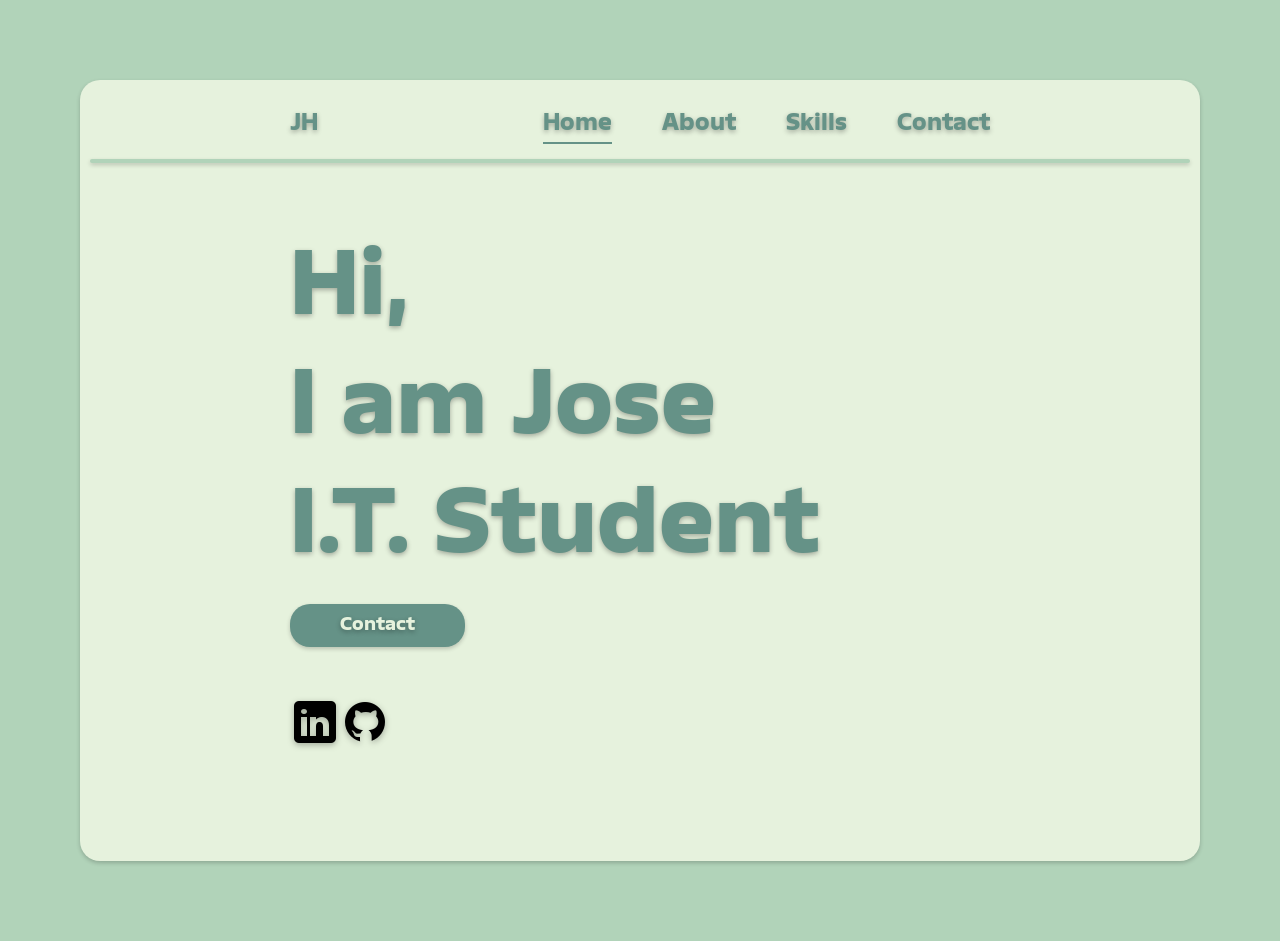
<file: index.html>
<!DOCTYPE html>
<html lang="en">

    <head>

        <meta charset="UTF-8">
        <meta name="viewport" content="width=device-width, initial-scale=1.0">
        <title>Home</title>
        <link rel="stylesheet" href="stylesheet.css">

        <script src="https://cdn.botpress.cloud/webchat/v3.7/inject.js"></script>
        <script src="https://files.bpcontent.cloud/2026/09/14/06/20260914065732-387L7E2W.js" defer></script>
    

    </head>

    <body>

        <div class="box">

            <header class="top-container">

                <div class="profile">

                    <a href="index.html">JH</a>

                </div>

                <nav class="navbar" aria-label="Primary navigation">

                    <a href="index.html" class="active">Home</a>
                    <a href="about.html">About</a>
                    <a href="skills.html">Skills</a>
                    <a href="contact.html">Contact</a>
                    
                </nav>

            </header>

            <div class="horizontal-line"></div>

            <main class="intro-text">

                <h1>Hi,<br>I am Jose<br>I.T. Student</h1>

            </main>

            <div class="btn-contact-container">

                <div>

                    <a href="contact.html" class="btn-contact">Contact</a>

                </div>

            </div>

            <footer class="bottom-links">
                
                <a href="https://www.linkedin.com/in/joseherga" target="_blank" rel="noopener noreferrer">

                    <img src="linkedinicon.png" alt="LinkedIn Icon" width="50" height="50">

                </a>

                <a href="https://github.com/joseherga" target="_blank" rel="noopener noreferrer">

                    <img src="githubicon.png" alt="GitHub Icon" width="50" height="50">

                </a> 

            </footer>

        </div>

    </body>

</html>
</file>
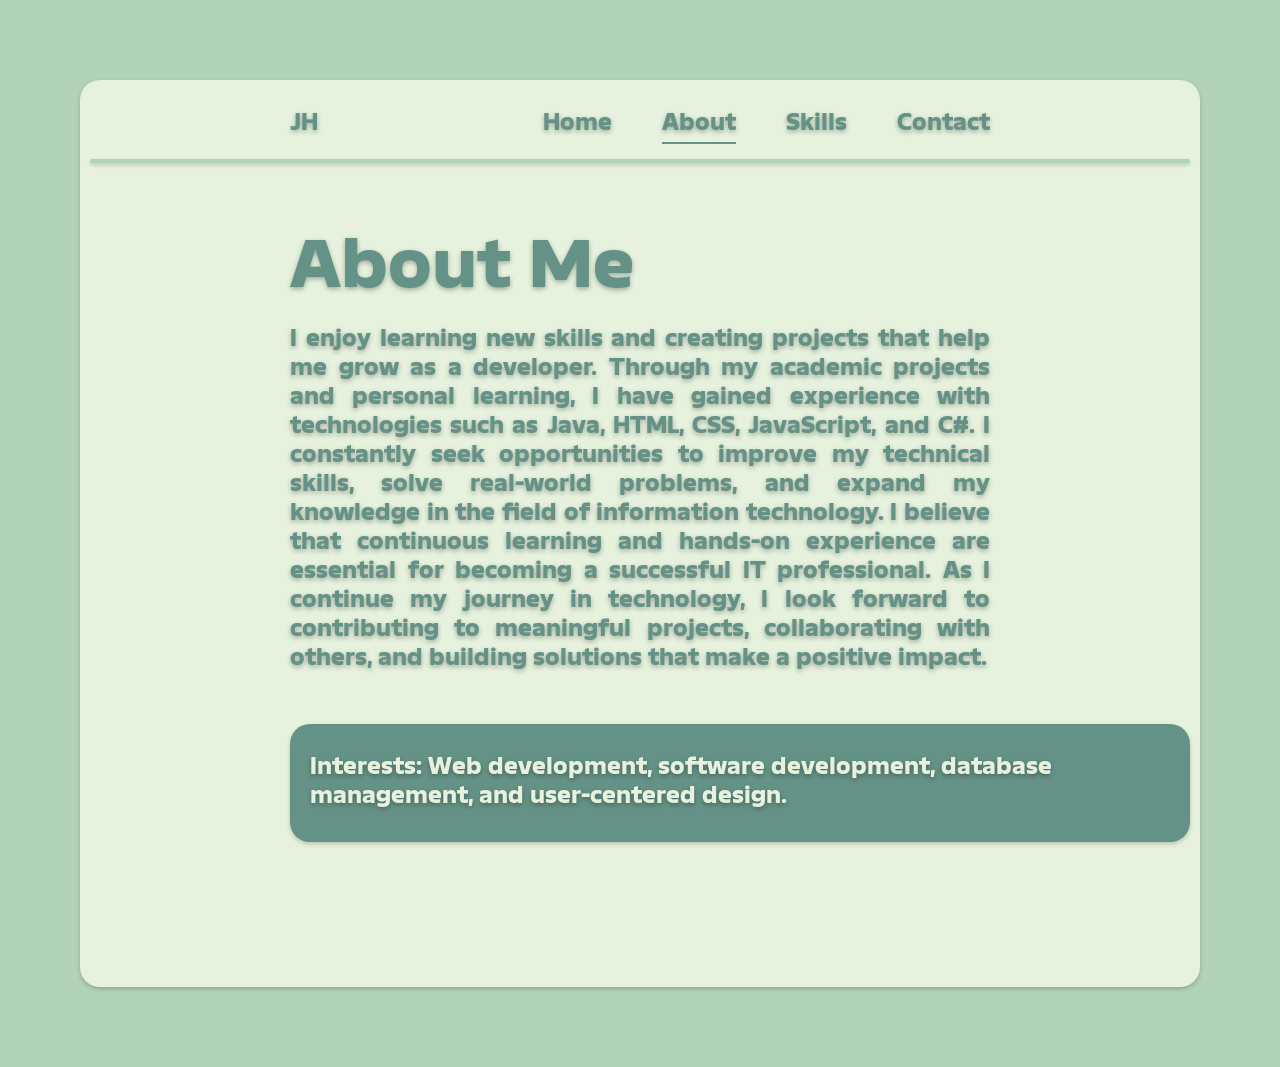
<file: about.html>
<!DOCTYPE html>
<html lang="en">
    
    <head>

        <meta charset="UTF-8">
        <meta name="viewport" content="width=device-width, initial-scale=1.0">
        <title>About</title>
        <link rel="stylesheet" href="stylesheet.css">

        <script src="https://cdn.botpress.cloud/webchat/v3.7/inject.js"></script>
        <script src="https://files.bpcontent.cloud/2026/09/14/06/20260914065732-387L7E2W.js" defer></script>

    </head>

    <body>
        
        <div class="box">

            <header class="top-container">

                <div class="profile">

                    <a href="index.html">JH</a>

                </div>

                <nav class="navbar" aria-label="Primary navigation">

                    <a href="index.html">Home</a>
                    <a href="about.html" class="active">About</a>
                    <a href="skills.html">Skills</a>
                    <a href="contact.html">Contact</a>

                </nav>
                
            </header>

            <div class="horizontal-line"></div>

            <main class="about-container">

                <section class="about-section">

                    <h1>About Me</h1>

                </section>

                <section>
                    
                    <p class="about-paragraph">

                        I enjoy learning new skills and creating projects that help me grow as a developer. 
                        Through my academic projects and personal learning, I have gained experience with technologies such as Java, HTML, CSS, JavaScript, and C#.

                        I constantly seek opportunities to improve my technical skills, solve real-world problems, and expand my knowledge in the field of information technology.  
                        I believe that continuous learning and hands-on experience are essential for becoming a successful IT professional.

                        As I continue my journey in technology, I look forward to contributing to meaningful projects, collaborating with others, 
                        and building solutions that make a positive impact.

                    </p>

                    <div class="interest-container">
                        
                        <p>

                            Interests: Web development, software development, database management, and user-centered design.

                        </p>

                    </div>

                </section>

            </main>

        </div>

    </body>

</html>
</file>
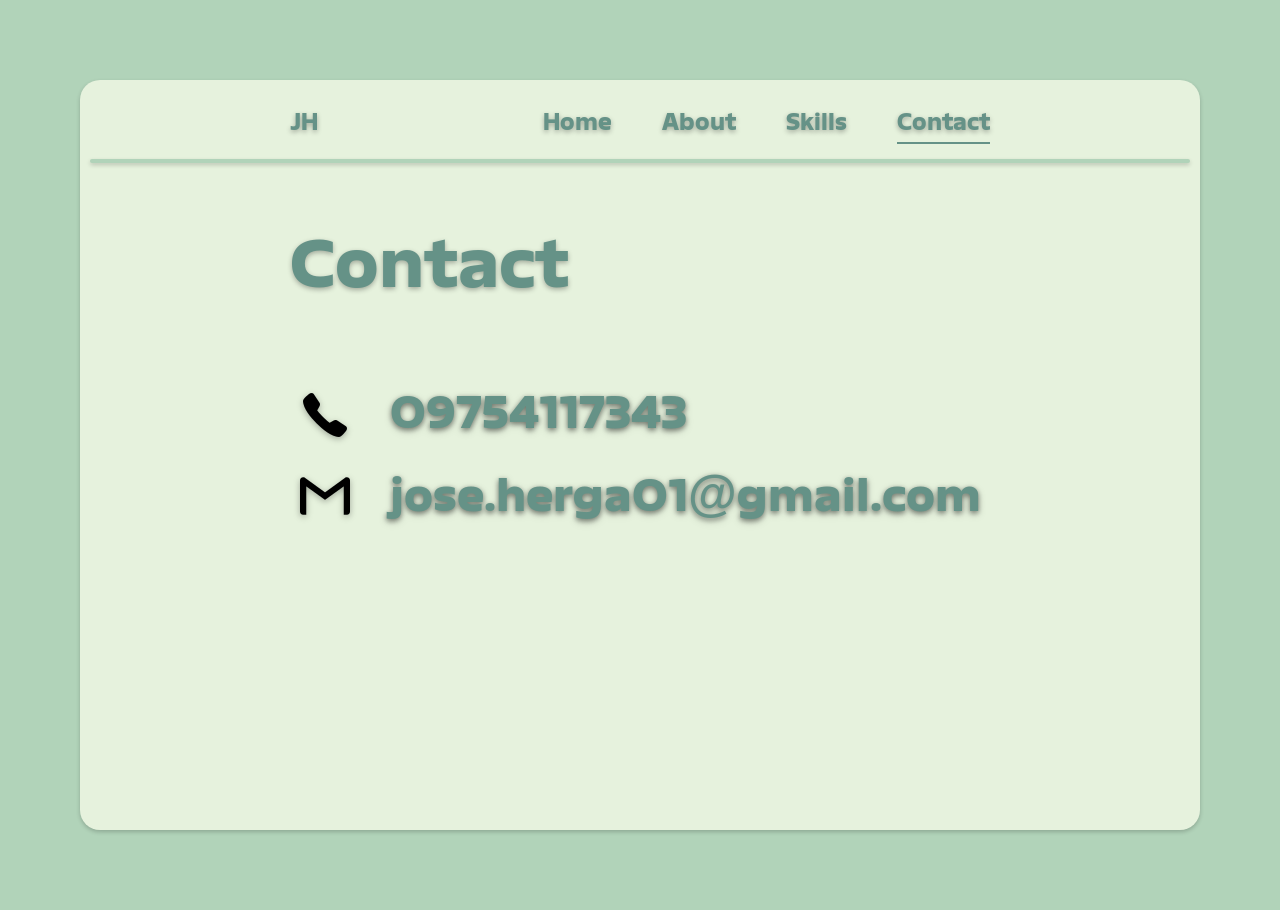
<file: contact.html>
<!DOCTYPE html>
<html lang="en">
    
    <head>

        <meta charset="UTF-8">
        <meta name="viewport" content="width=device-width, initial-scale=1.0">
        <title>Contact</title>
        <link rel="stylesheet" href="stylesheet.css">

        <script src="https://cdn.botpress.cloud/webchat/v3.7/inject.js"></script>
        <script src="https://files.bpcontent.cloud/2026/09/14/06/20260914065732-387L7E2W.js" defer></script>

    </head>

    <body>
        
        <div class="box">

            <header class="top-container">

                <div class="profile">
                    <a href="index.html">JH</a>
                </div>

                <nav class="navbar" aria-label="Primary navigation">
                    <a href="index.html">Home</a>
                    <a href="about.html">About</a>
                    <a href="skills.html">Skills</a>
                    <a href="contact.html" class="active">Contact</a>
                </nav>
            </header>

            <div class="horizontal-line"></div>

            <main class="contact-container">

                <section>

                    <h1>Contact</h1>

                </section>

                <a class="phone" href="tel:+639754117343">

                    <img src="telephoneicon.png" alt="Phone Icon" width="50" height="50">
                    <span>09754117343</span>

                </a>

                <a class="gmail" href="mailto:jose.herga01@gmail.com">

                    <img src="mailicon.png" alt="Email icon">

                    <span id="gmail-acc">jose.herga01<span class="email-at">@</span>gmail.com</span>

                </a>

            </main>

        </div>

    </body>

</html>
</file>
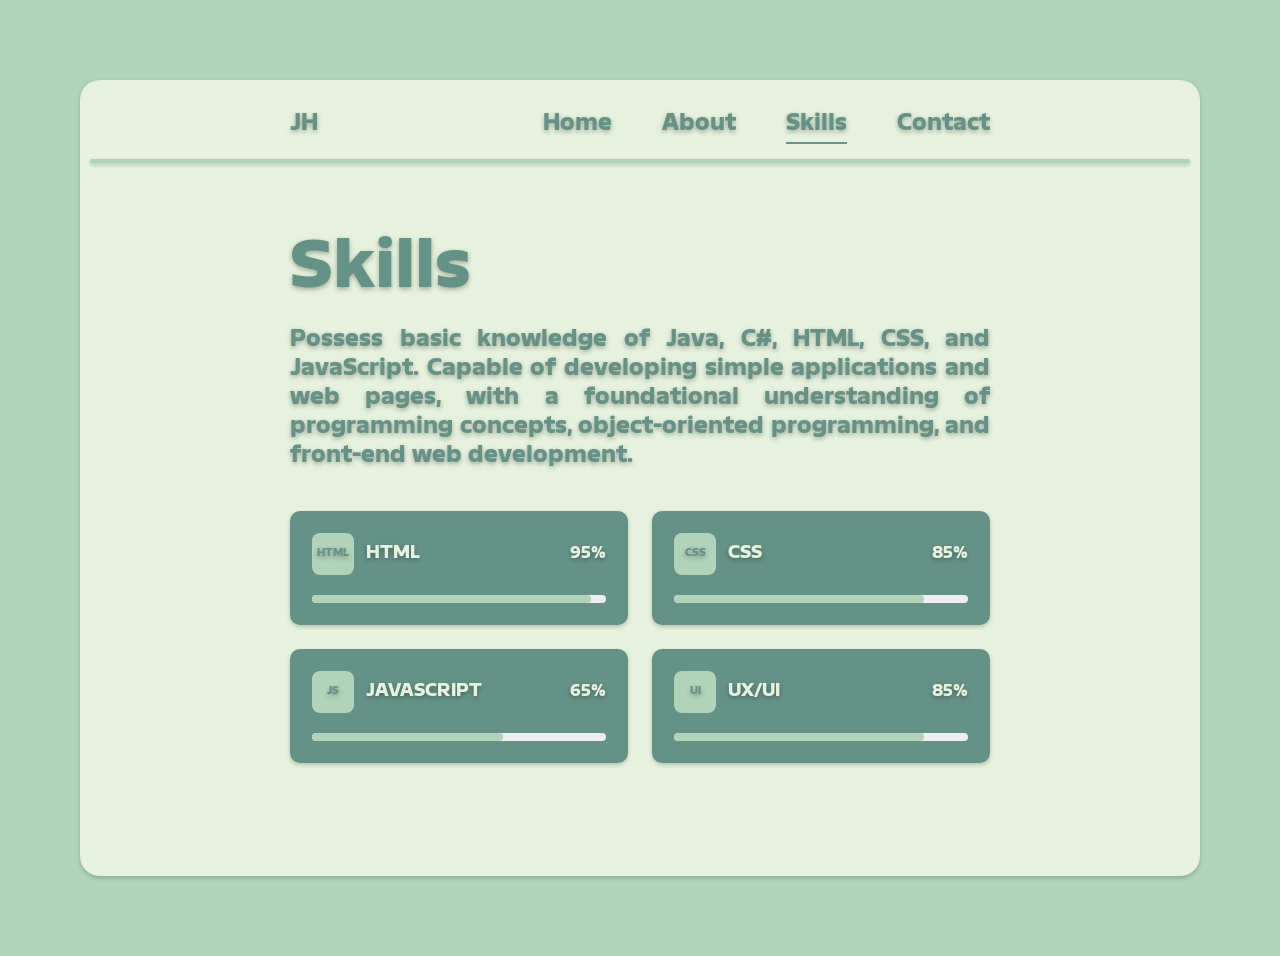
<file: skills.html>
<!DOCTYPE html>

<html lang="en">

    <head>

        <meta charset="UTF-8">
        <meta name="viewport" content="width=device-width, initial-scale=1.0">
        <title>Skills</title>
        <link rel="stylesheet" href="stylesheet.css">

        <script src="https://cdn.botpress.cloud/webchat/v3.7/inject.js"></script>
        <script src="https://files.bpcontent.cloud/2026/09/14/06/20260914065732-387L7E2W.js" defer></script>

    </head>

    <body>
        
        <div class="box">

            <header class="top-container">

                <div class="profile">

                    <a href="index.html">JH</a>

                </div>

                <nav class="navbar" aria-label="Primary navigation">

                    <a href="index.html">Home</a>
                    <a href="about.html">About</a>
                    <a href="skills.html" class="active">Skills</a>
                    <a href="contact.html">Contact</a>

                </nav>
                
            </header>

            <div class="horizontal-line"></div>

            <main class="skills-container">

                <section>

                    <h1>Skills</h1>

                </section>

                <section>

                    <p class="skills-paragraph">

                        Possess basic knowledge of Java, C#, HTML, CSS, and JavaScript. 
                        Capable of developing simple applications and web pages, with a foundational understanding of programming concepts, 
                        object-oriented programming, and front-end web development.

                    </p>

                    <div class="skills-list" aria-label="Technical skills">

                        <article class="skill-card">

                            <div class="skill-heading">
                                <span class="skill-icon" aria-hidden="true">HTML</span>
                                <h2>HTML</h2>
                                <span class="skill-percentage">95%</span>
                            </div>

                            <div class="skill-progress" role="progressbar" aria-label="HTML5 skill level" aria-valuenow="95" aria-valuemin="0" aria-valuemax="100">
                                <span class="html5-progress"></span>
                            </div>

                        </article>

                        <article class="skill-card">

                            <div class="skill-heading">
                                <span class="skill-icon" aria-hidden="true">CSS</span>
                                <h2>CSS</h2>
                                <span class="skill-percentage">85%</span>
                            </div>

                            <div class="skill-progress" role="progressbar" aria-label="CSS3 skill level" aria-valuenow="85" aria-valuemin="0" aria-valuemax="100">
                                <span class="css3-progress"></span>
                            </div>

                        </article>

                        <article class="skill-card">

                            <div class="skill-heading">
                                <span class="skill-icon" aria-hidden="true">JS</span>
                                <h2>JAVASCRIPT</h2>
                                <span class="skill-percentage">65%</span>
                            </div>

                            <div class="skill-progress" role="progressbar" aria-label="JavaScript skill level" aria-valuenow="65" aria-valuemin="0" aria-valuemax="100">
                                <span class="javascript-progress"></span>
                            </div>

                        </article>

                        <article class="skill-card">

                            <div class="skill-heading">
                                <span class="skill-icon" aria-hidden="true">UI</span>
                                <h2>UX/UI</h2>
                                <span class="skill-percentage">85%</span>
                            </div>

                            <div class="skill-progress" role="progressbar" aria-label="UX/UI skill level" aria-valuenow="85" aria-valuemin="0" aria-valuemax="100">
                                <span class="ux-ui-progress"></span>
                            </div>

                        </article>

                    </div>

                </section>
                
                <!-- <div class="code-lang">
                        
                    <img src="javaicon.png" alt="Java icon" width="50" height="50">
                    <img src="csharpicon.png" alt="C sharp icon" width="50" height="50">
                    <img src="htmlicon.png" alt="HTML icon" width="50" height="50">
                    <img src="cssicon.png" alt="CSS icon" width="50" height="50">
                    <img src="javascripticon.png" alt="JavaScript icon" width="50" height="50">

                </div> -->

            </main>

        </div>

    </body>

</html>
</file>
<file: stylesheet.css>
@font-face {

    font-family: 'profa';
    src: url('profa/ProfaTrial-Black.ttf') format('truetype');
    font-weight: 900;

}

@font-face {

    font-family: 'profa';
    src: url('profa/ProfaTrial-Regular.ttf') format('truetype');
    font-weight: 500;

}

a {

    color: #659287;
    text-decoration: none;

}

body {

    background-color: #B1D3B9;
    margin: 0;
    min-width: 320px;

}

*,
*::before,
*::after {

    box-sizing: border-box;

}

.box {

    min-height: 750px;
    background-color: #E6F2DD; 
    margin: 80px;
    border-radius: 20px;
    padding: 10px;
    box-shadow: 0 2px 4px rgba(0, 0, 0, 0.2);

}

.top-container {

    font-family: 'profa', sans-serif;
    font-weight: bold;
    font-size: 25px;
    text-shadow: 0 2px 5px rgba(0, 0, 0, 0.3);
    color: #659287;
    margin: 20px 0px 20px 0px;
    display: flex;
    justify-content: space-between;
    align-items: center;

}

.profile {

    padding: 0px 0px 0px 200px;

}

/* Navigation container */
.navbar {

    display: flex;
    gap: 50px;
    padding: 0px 200px 0px 0px;

}

/* Navigation links */
.navbar a {

    position: relative;
    color: #659287;
    text-decoration: none;
    font-family: 'profa', sans-serif;
    font-weight: bold;
    transition: color 0.3s ease;

}

/* Underline (hidden by default) */
.navbar a::after {

    content: "";
    position: absolute;
    left: 0;
    bottom: -5px;      /* Space between text and underline */
    width: 0;
    height: 2px;
    background-color: #659287;
    transition: width 0.3s ease;

}

/* Hover animation */
.navbar a:hover::after {

    width: 100%;

}

/* Change text color on hover */
.navbar a:hover {

    color: #4f746a;

}

.navbar a:focus-visible,
.profile a:focus-visible,
.btn-contact:focus-visible,
.bottom-links a:focus-visible,
.phone:focus-visible,
.gmail:focus-visible {

    outline: 3px solid #4f746a;
    outline-offset: 4px;

}

/* Keep underline on current page */
.navbar a.active::after {

    width: 100%;

}

.horizontal-line {

    width: 100%;
    height: 4px;
    background: #333;
    box-shadow: 0 2px 4px rgba(0, 0, 0, 0.2);
    border-radius: 2px;
    background-color: #B1D3B9;

}

.intro-text {

    font-family: 'profa', sans-serif;
    font-weight: bold;
    font-size: 50px;
    text-shadow: 0 2px 5px rgba(0, 0, 0, 0.3);
    color: #659287;
    padding: 0px 0px 0px 200px;
    margin-bottom: -50px;

}

.about-container {

    font-family: 'profa', sans-serif;
    font-weight: bold;
    font-size: 25px;
    text-shadow: 0 2px 5px rgba(0, 0, 0, 0.3);
    color: #659287;
    padding: 0px 0px 135px 200px;

}

.about-section {

    font-size: 50px;
    margin-bottom: -50px;

}

.contact-container {

    font-family: 'profa', sans-serif;
    font-weight: bold;
    font-size: 50px;
    text-shadow: 0 2px 5px rgba(0, 0, 0, 0.3);
    color: #659287;
    padding: 0px 0px 0px 200px;
    margin-bottom: 271px;

}

.btn-contact-container {

    text-shadow: 0 2px 5px rgba(0, 0, 0, 0.3);
    width:fit-content;
    background-color: #659287;
    padding: 10px 50px 10px 50px;
    margin: 50px 0px 0px 200px;
    border-radius: 20px;
    box-shadow: 0 2px 4px rgba(0, 0, 0, 0.2);

}

.skills-container {

    font-family: 'profa', sans-serif;
    font-weight: bold;
    font-size: 50px;
    text-shadow: 0 2px 5px rgba(0, 0, 0, 0.3);
    color: #659287;
    padding: 0px 0px 103px 200px;

}

.skills-paragraph {

    font-family: 'profa', sans-serif;
    font-weight: 900;
    font-size: 25px;
    text-align: justify;
    color: #659287;
    margin: -50px 200px 0px 0px;

}

.skills-list {

    display: grid;
    grid-template-columns: repeat(2, minmax(0, 1fr));
    gap: 24px;
    margin: 40px 200px 0px 0px;

}

.skill-card {

    background-color: #659287;
    border-radius: 10px;
    padding: 22px;
    box-shadow: 0 2px 4px rgba(0, 0, 0, 0.2);

}

.skill-heading {

    display: flex;
    align-items: center;
    gap: 12px;

}

.skill-icon {

    display: inline-flex;
    align-items: center;
    justify-content: center;
    width: 42px;
    height: 42px;
    flex-shrink: 0;
    border-radius: 8px;
    background-color: #B1D3B9;
    color: #659287;
    font-size: 12px;
    font-weight: 900;

}

.skill-heading h2 {

    margin: 0;
    color: #E6F2DD;
    font-size: 20px;
    font-weight: 900;

}

.skill-percentage {

    margin-left: auto;
    color: #E6F2DD;
    font-size: 18px;
    font-weight: 900;

}

.skill-progress {

    height: 8px;
    margin-top: 20px;
    overflow: hidden;
    border-radius: 999px;
    background-color: #eeeeee;

}

.skill-progress span {

    display: block;
    height: 100%;
    border-radius: inherit;
    background-color: #B1D3B9;

}

.html5-progress {

    width: 95%;

}

.css3-progress,
.ux-ui-progress {

    width: 85%;

}

.javascript-progress {

    width: 65%;

}

.about-paragraph {

    font-family: 'profa', sans-serif;
    font-weight: 900;
    font-size: 25px;
    text-align: justify;
    color: #659287;
    margin: 0px 200px 0px 0px;

}

.interest-container {

    color: #E6F2DD;
    width:fit-content;
    background-color: #659287;
    padding: 5px 20px 5px 20px;
    margin: 50px 0px 0px 0px;
    border-radius: 20px;
    box-shadow: 0 2px 4px rgba(0, 0, 0, 0.2);

}

.code-lang {

    display: flex;
    justify-content: space-evenly;
    padding-top: 30px;
    margin-right: 200px;

}

.btn-contact {

    font-family: 'profa', sans-serif;
    font-weight: bold;
    font-size: 20px;
    color: #E6F2DD;

}

.bottom-links {

    margin: 50px 0px 100px 200px;
    display: flex;
    justify-content: left;
    align-items: center;
    filter: drop-shadow(0 2px 3px rgba(0, 0, 0, 0.3));

}

.gmail {

    font-family: 'profa', sans-serif;
    font-weight: bold;
    display: flex;
    align-items: center;
    padding: 10px;
    gap: 20px;
    filter: drop-shadow(0 2px 3px rgba(0, 0, 0, 0.3));

}

#gmail-acc {

    padding-left: 20px;

}

.email-at {

    font-family: Arial, Helvetica, sans-serif;

}

.phone {

    font-family: 'profa', sans-serif;
    font-weight: bold;
    display: flex;
    align-items: center;
    padding: 10px;
    gap: 40px;
    color: #659287;
    filter: drop-shadow(0 2px 3px rgba(0, 0, 0, 0.3));

}

@media (max-width: 900px) {

    .box {

        margin: 24px;

    }

    .profile {

        padding-left: 24px;

    }

    .navbar {

        gap: 24px;
        padding-right: 24px;

    }

    .intro-text,
    .about-container,
    .contact-container,
    .skills-container {

        padding-left: 48px;
        padding-right: 48px;
        

    }

    .skills-paragraph,
    .about-paragraph {

        margin-right: 0;

    }

    .skills-list {

        margin-right: 0;

    }

    .btn-contact-container,
    .bottom-links {

        margin-left: 48px;

    }

    .code-lang {

        margin-right: 0;

    }

}

@media (max-width: 600px) {

    .box {

        min-height: calc(100vh - 32px);
        margin: 16px;
        padding: 8px;

    }

    .top-container {

        align-items: flex-start;
        flex-direction: column;
        gap: 20px;

    }

    .profile {

        padding-left: 16px;

    }

    .navbar {

        flex-wrap: wrap;
        gap: 16px 24px;
        padding: 0 16px;

    }

    .intro-text,
    .about-container,
    .contact-container,
    .skills-container {

        padding: 40px 16px 0;

    }

    .intro-text,
    .about-container,
    .contact-container,
    .skills-container,
    .skills-paragraph,
    .about-paragraph,
    .skill-heading h2,
    .skill-percentage {

        font-size: 20px;

    }

    .skills-list {

        grid-template-columns: 1fr;
        gap: 16px;
        margin-top: 28px;

    }

    .skill-card {

        padding: 18px;
        

    }

    .btn-contact-container,
    .bottom-links {

        margin-left: 16px;

    }

    .code-lang {

        flex-wrap: wrap;
        gap: 20px;

    }

}
</file>
